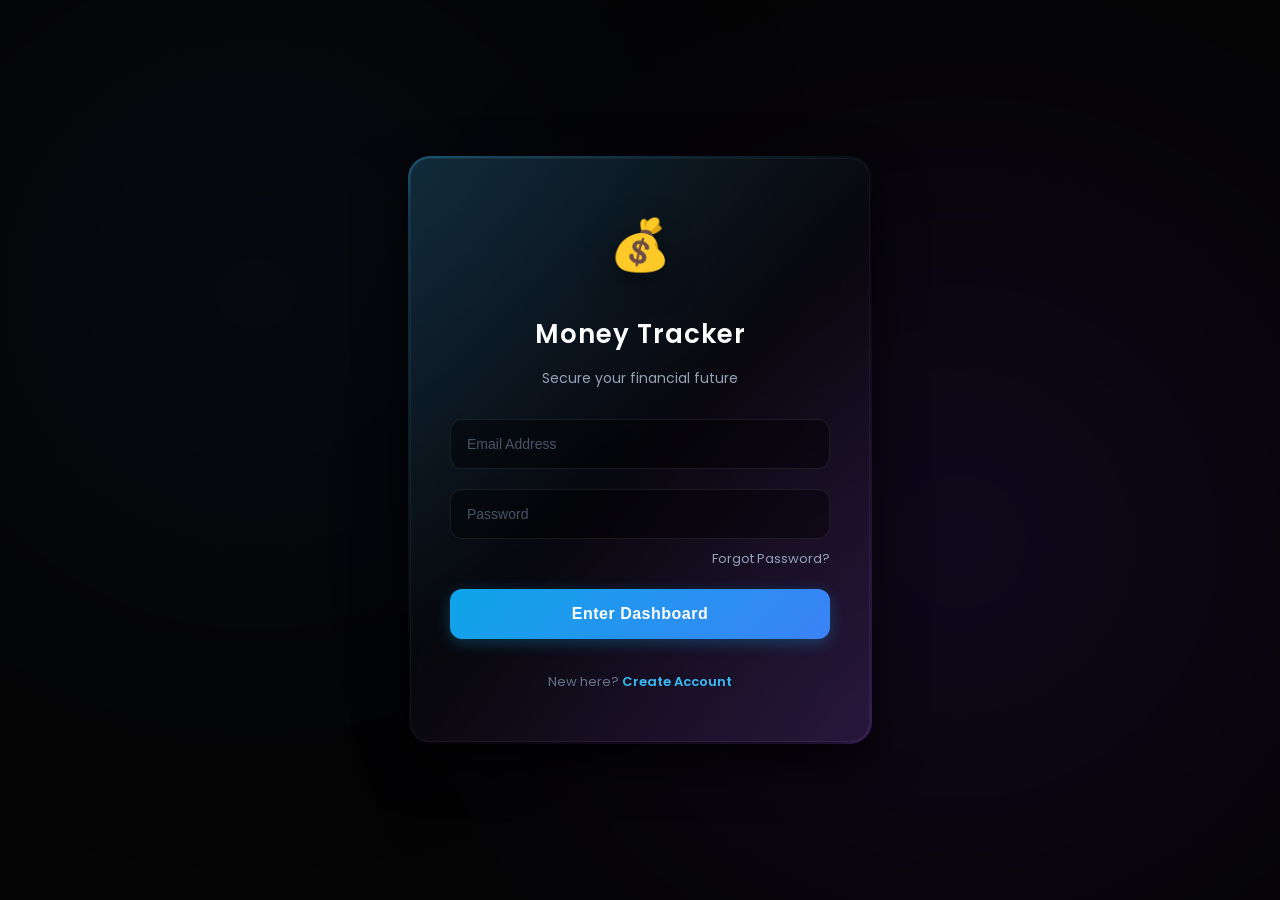
<file: Frontend/login.html>
<!DOCTYPE html>
<html lang="en">
<head>
    <meta charset="UTF-8">
    <meta name="viewport" content="width=device-width, initial-scale=1.0">
    <title>Login - Money Tracker</title>
    <link href="https://fonts.googleapis.com/css2?family=Poppins:wght@300;400;500;600;700&display=swap" rel="stylesheet">

    <style>
        /* =========================================
           🌍 GLOBAL STYLES & NOIR AESTHETIC
        ========================================= */
        body {
            min-height: 100vh;
            background-color: #050505;
            color: white;
            display: flex;
            align-items: center;
            justify-content: center;
            font-family: 'Poppins', sans-serif;
            margin: 0;
            overflow: hidden;
        }

        /* =========================================
           🌌 AMBIENT CINEMATIC LIGHTING (ORBS)
        ========================================= */
        body::before, body::after {
            content: '';
            position: fixed;
            border-radius: 50%;
            filter: blur(150px);
            z-index: -1;
            opacity: 0.2;
        }
        body::before {
            top: -10%; left: -10%; width: 60vw; height: 60vw;
            background: radial-gradient(#1e3a8a 0%, transparent 70%);
            animation: driftBlue 20s alternate infinite;
        }
        body::after {
            bottom: -10%; right: -10%; width: 70vw; height: 70vw;
            background: radial-gradient(#6d28d9 0%, transparent 70%);
            animation: driftPurple 20s alternate infinite;
        }

        @keyframes driftBlue {
            0% { transform: translate(0, 0) scale(1); }
            100% { transform: translate(15vw, 15vh) scale(1.1); }
        }

        @keyframes driftPurple {
            0% { transform: translate(0, 0) scale(1); }
            100% { transform: translate(-15vw, -15vh) scale(1.1); }
        }

        /* =========================================
           ✨ LUXURY GLOW WRAPPER & ANIMATION
        ========================================= */
        .glow-wrapper {
            position: relative;
            padding: 2px;
            border-radius: 22px;
            background: linear-gradient(135deg, rgba(56, 189, 248, 0.5), rgba(0, 0, 0, 0), rgba(168, 85, 247, 0.5));
            animation: borderGlow 4s linear infinite;
            z-index: 10;
        }

        @keyframes borderGlow {
            0%, 100% { opacity: 0.8; }
            50% { opacity: 0.4; }
        }

        /* =========================================
           📦 HIGH-END GLASS LOGIN BOX
        ========================================= */
        .login-box {
            background: rgba(10, 10, 15, 0.6);
            padding: 50px 40px;
            border-radius: 20px;
            backdrop-filter: blur(25px);
            box-shadow: 0 20px 50px rgba(0, 0, 0, 0.8), inset 0 0 0 1px rgba(255, 255, 255, 0.05);
            width: 90vw;
            max-width: 380px;
            text-align: center;
        }

        /* =========================================
           💎 FLOATING LOGO
        ========================================= */
        .floating-logo {
            font-size: 50px;
            margin-bottom: 10px;
            display: inline-block;
            animation: floatLogo 3s ease-in-out infinite;
            filter: drop-shadow(0 10px 15px rgba(0,0,0,0.5));
        }

        @keyframes floatLogo {
            0%, 100% { transform: translateY(0); }
            50% { transform: translateY(-10px); }
        }

        h2 { margin-bottom: 5px; color: #fff; font-size: 26px; font-weight: 600; letter-spacing: 1px; }
        p { color: #94a3b8; font-size: 14px; margin-bottom: 30px; }

        /* =========================================
           📝 INPUTS & BUTTONS
        ========================================= */
        input {
            width: 100%;
            padding: 16px;
            margin-bottom: 20px;
            border: 1px solid rgba(255, 255, 255, 0.08);
            border-radius: 12px;
            background: rgba(0, 0, 0, 0.4);
            color: white;
            font-size: 14px;
            box-sizing: border-box;
            outline: none;
            transition: all 0.3s ease;
        }
        input::placeholder { color: #475569; }
        input:focus {
            border-color: #38bdf8;
            box-shadow: 0 0 20px rgba(56, 189, 248, 0.15);
            background: rgba(0, 0, 0, 0.6);
        }

        /* =========================================
           🔐 FORGOT PASSWORD LINK
        ========================================= */
        .forgot-pass-container {
            display: flex;
            justify-content: flex-end;
            margin-top: -10px;
            margin-bottom: 20px;
        }
        .forgot-link {
            color: #94a3b8;
            font-size: 13px;
            text-decoration: none;
            transition: 0.3s;
        }
        .forgot-link:hover {
            color: #38bdf8;
            text-shadow: 0 0 10px rgba(56, 189, 248, 0.5);
        }

        button {
            width: 100%;
            padding: 16px;
            background: linear-gradient(135deg, #0ea5e9, #3b82f6);
            color: white;
            border: none;
            border-radius: 12px;
            font-size: 16px;
            font-weight: 600;
            letter-spacing: 0.5px;
            cursor: pointer;
            transition: all 0.3s ease;
            margin-bottom: 20px;
            box-shadow: 0 4px 15px rgba(14, 165, 233, 0.3);
        }
        button:hover {
            transform: translateY(-2px);
            box-shadow: 0 8px 25px rgba(14, 165, 233, 0.5);
            background: linear-gradient(135deg, #38bdf8, #2563eb);
        }

        .toggle-link { color: #38bdf8; cursor: pointer; font-weight: 600; transition: 0.3s; }
        .toggle-link:hover { text-decoration: none; text-shadow: 0 0 10px rgba(56, 189, 248, 0.5); }
    </style>
</head>
<body>

<div class="glow-wrapper">
    <div class="login-box">

        <div class="floating-logo">💰</div>

        <h2>Money Tracker</h2>
        <p id="formSubtitle">Secure your financial future</p>

        <!-- Name field hidden by default for Login mode -->
        <input type="text" id="name" placeholder="Full Name" style="display: none;">
        <input type="email" id="email" placeholder="Email Address">
        <input type="password" id="password" placeholder="Password">

        <!-- Forgot Password Link -->
        <div class="forgot-pass-container">
            <a href="#" class="forgot-link" onclick="handleForgotPassword(event)">Forgot Password?</a>
        </div>

        <button id="submitBtn" onclick="handleAuthAction(event)">Enter Dashboard</button>

        <p style="margin-bottom: 0; font-size: 13px; color: #64748b;">
            <span id="toggleText">New here?</span>
            <a class="toggle-link" onclick="toggleMode()">Create Account</a>
        </p>
    </div>
</div>

<script>
    // Redirect if already logged in (Fixed token naming)
    document.addEventListener("DOMContentLoaded", () => {
        if (localStorage.getItem('token')) {
            window.location.href = 'index.html';
        }
    });

    let isLoginMode = true;

    function toggleMode() {
        isLoginMode = !isLoginMode;

        // Toggle texts
        document.getElementById('submitBtn').innerText = isLoginMode ? 'Enter Dashboard' : 'Create Account';
        document.getElementById('formSubtitle').innerText = isLoginMode ? 'Secure your financial future' : 'Start your financial journey';
        document.getElementById('toggleText').innerText = isLoginMode ? "New here?" : "Already a member?";
        document.querySelector('.toggle-link').innerText = isLoginMode ? 'Create Account' : 'Sign In';

        // Toggle name input visibility
        document.getElementById('name').style.display = isLoginMode ? 'none' : 'block';

        // Toggle forgot password link visibility
        const forgotPassDiv = document.querySelector('.forgot-pass-container');
        if(forgotPassDiv) {
            forgotPassDiv.style.display = isLoginMode ? 'flex' : 'none';
        }
    }

    async function handleAuthAction(event) {
        if(event) event.preventDefault();

        const name = document.getElementById('name').value.trim();
        const email = document.getElementById('email').value.trim();
        const password = document.getElementById('password').value.trim();
        const btn = document.getElementById('submitBtn');

        if (isLoginMode) {
            if (!email || !password) {
                alert("Please enter both email and password!");
                return;
            }

            btn.innerText = "Authenticating... ⏳";
            btn.disabled = true;

            try {
                // STEP 1: Verify Password & Send OTP
                const response = await fetch('https://moneyflowtracker.onrender.com/api/auth/login-step1', {
                    method: 'POST',
                    headers: { 'Content-Type': 'application/json' },
                    body: JSON.stringify({ email: email, password: password })
                });

                if (response.ok) {

                    // TEMPORARY BYPASS: Direct login (No prompt)
                    const otp = "123456";
                    btn.innerText = "Logging in... ⏳";

                    // STEP 3: Send OTP to backend for final verification
                    const verifyRes = await fetch(`https://moneyflowtracker.onrender.com/api/auth/login-step2?email=${encodeURIComponent(email)}&otp=${encodeURIComponent(otp)}`, {
                        method: 'POST'
                    });

                    if (verifyRes.ok) {
                        const data = await verifyRes.json();

                        // Save token & redirect
                        localStorage.setItem('token', data.token);
                        localStorage.setItem('jwtToken', data.token); // Fallback if used elsewhere
                        localStorage.setItem('userId', data.userId);
                        localStorage.setItem('userEmail', data.email);
                        localStorage.setItem('userName', data.name);
                        localStorage.setItem('isLoggedIn', 'true');

                        window.location.href = 'index.html';
                    } else {
                        alert("❌ Login Failed: Backend error!");
                    }
                } else {
                    alert("❌ Login Failed: Invalid Email or Password");
                }
            } catch (error) {
                alert("❌ Server Error: Backend connection failed!");
            } finally {
                btn.innerText = "Enter Dashboard";
                btn.disabled = false;
            }

        } else {
            if (!name || !email || !password) {
                alert("Please fill all the fields!");
                return;
            }

            btn.innerText = "Creating Account... ⏳";
            btn.disabled = true;

            try {
                const response = await fetch('https://moneyflowtracker.onrender.com/api/auth/signup', {
                    method: 'POST',
                    headers: { 'Content-Type': 'application/json' },
                    body: JSON.stringify({ name: name, email: email, password: password })
                });

                if (response.ok) {
                    alert("✅ Account created successfully! Please Log In.");

                    // Reset form & switch back to login
                    document.getElementById('name').value = "";
                    document.getElementById('password').value = "";
                    toggleMode();
                } else {
                    const errorText = await response.text();
                    alert("❌ Signup Failed: " + errorText);
                }
            } catch (error) {
                alert("❌ Server Error: Backend connection failed!");
            } finally {
                btn.innerText = "Create Account";
                btn.disabled = false;
            }
        }
    }

    async function handleForgotPassword(event) {
        event.preventDefault();

        const email = prompt("Enter your registered email address:");
        if (!email) return;

        alert("Processing request... Please wait ⏳");
        try {
            const response = await fetch(`https://moneyflowtracker.onrender.com/api/auth/forgot-password?email=${encodeURIComponent(email)}`, {
                method: 'POST'
            });

            if (!response.ok) {
                alert("❌ Error: Email not found in our database!");
                return;
            }

            // Bypass OTP for forgot password too
            const otp = "123456";

            const newPassword = prompt("Enter your new password:");
            if (!newPassword) return;

            const resetRes = await fetch(`https://moneyflowtracker.onrender.com/api/auth/reset-password?email=${encodeURIComponent(email)}&otp=${encodeURIComponent(otp)}&newPassword=${encodeURIComponent(newPassword)}`, {
                method: 'POST'
            });

            if (resetRes.ok) {
                alert("✅ Password changed successfully! You can now log in with your new password.");
            } else {
                alert("❌ Password reset failed.");
            }
        } catch (error) {
            alert("❌ Server Error: Could not connect to backend.");
        }
    }
</script>
</body>
</html>
</file>
